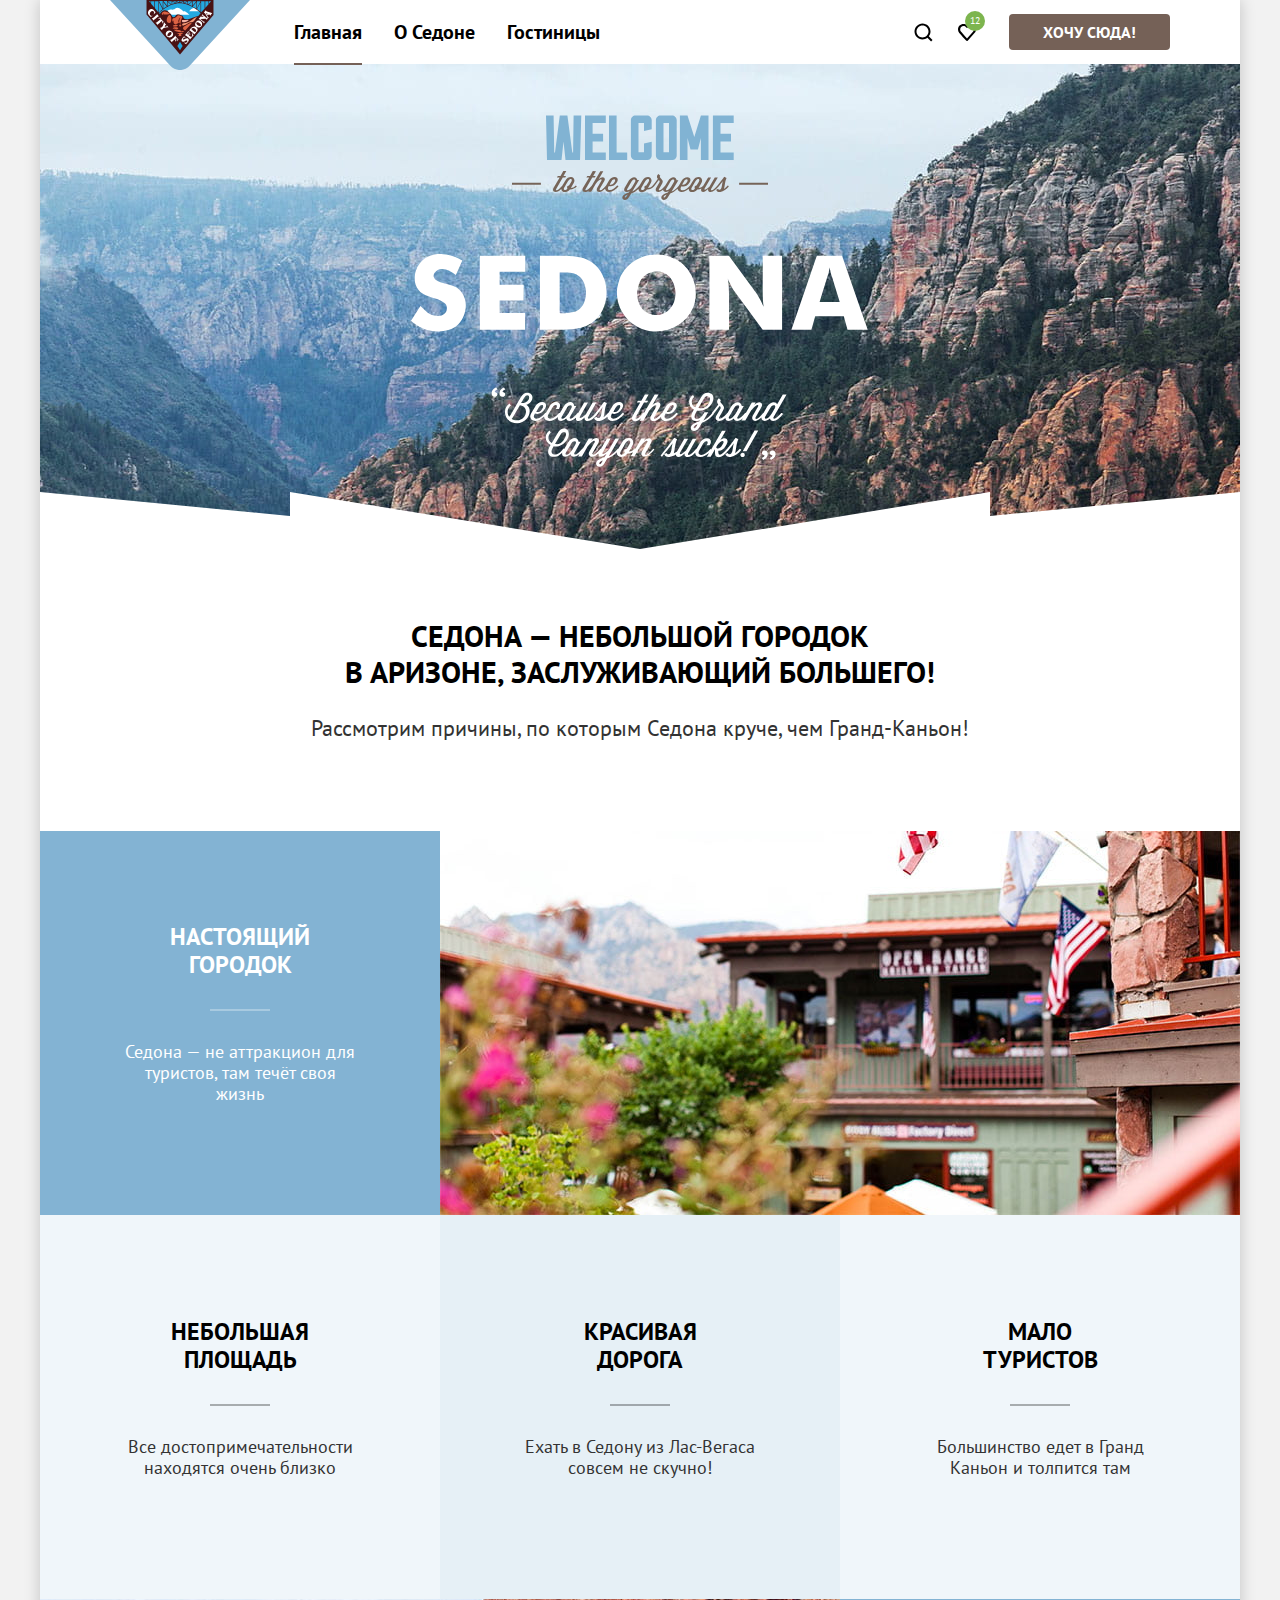
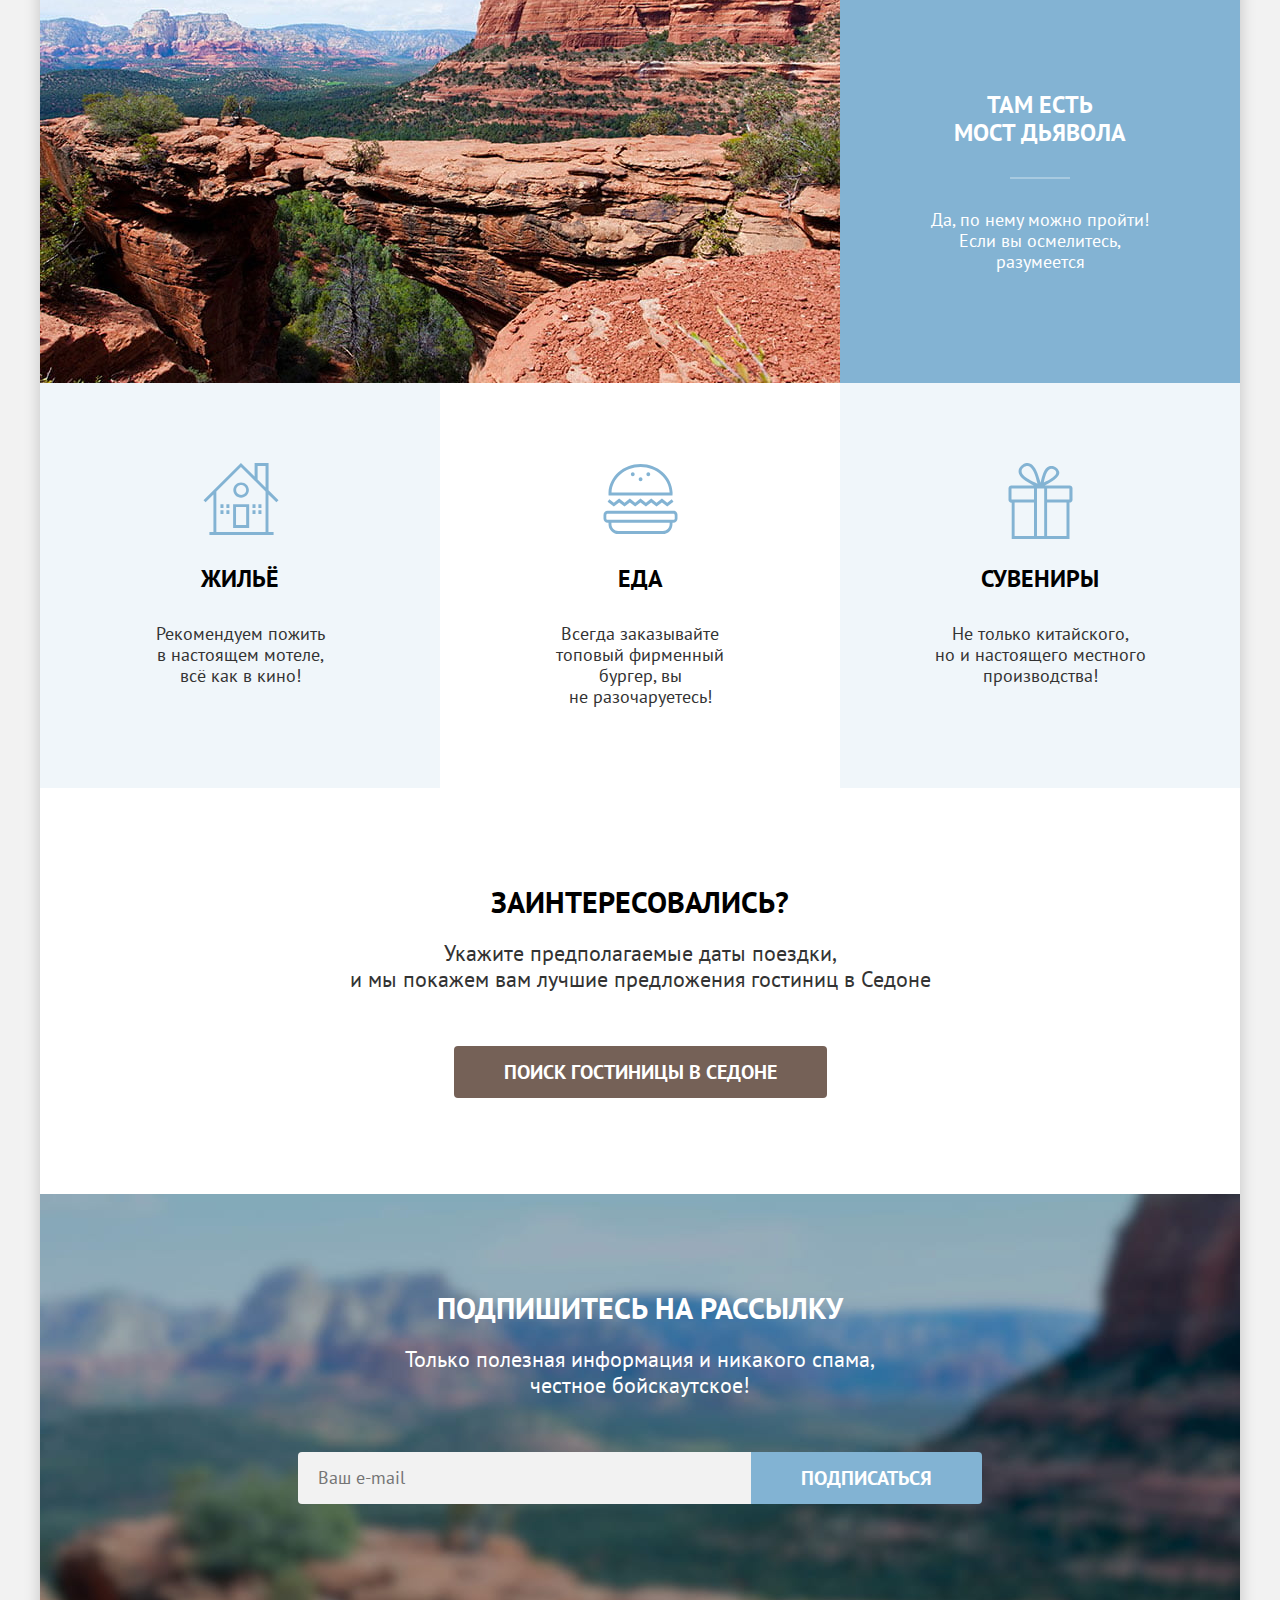
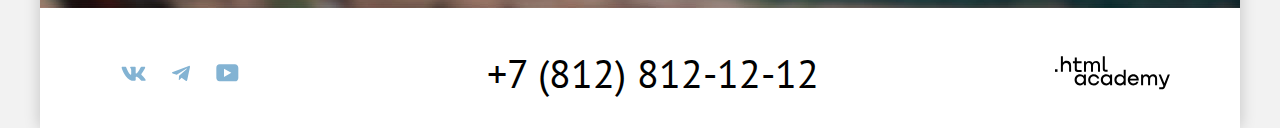
<file: index.html>
<!DOCTYPE html>
<html lang="ru">
<head>
  <meta charset="utf-8">
  <title>HTML Academy: Седона</title>
  <link rel="icon" href="favicon.ico">
  <link rel="icon" type="image/png" sizes="32x32" href="images/favicon.png">
  <link rel="stylesheet" href="styles/style.css">
</head>
<body class="page-wrapper">
  <header class="header container">
    <a class="header__logo">
      <img class="header__image" src="images/icons/logo.svg" width="140" height="70" alt="Логотип.">
    </a>

    <nav class="header__navigation navigation">
      <ul class="navigation__list">
        <li class="navigation__item navigation__item--current">
          <a class="navigation__link">Главная</a>
        </li>
        <li class="navigation__item">
          <a class="navigation__link" href="#">О Седоне</a>
        </li>
        <li class="navigation__item">
          <a class="navigation__link" href="catalog.html">Гостиницы</a>
        </li>
      </ul>

      <ul class="navigation__user-panel panel">
        <li class="panel__item panel__item--search">
          <a class="panel__link " href="#search.html">
            <span class="visually-hidden">Поиск</span>
          </a>
        </li>
        <li class="panel__item panel__item--favorites">
          <a class="panel__link" href="#favorites.html">
            <span class="visually-hidden">Избранное</span>
          </a>
        </li>
        <li class="panel__item panel__item--button">
          <a class="panel__link button" href="#hotel-search">Хочу сюда!</a>
        </li>
      </ul>
    </nav>
  </header>

  <main class="main-index">
    <h1 class="visually-hidden">Седона.</h1>

    <section class="main-index__promo">
      <div class="main-index__picture-wrapper">
        <img class="main-index__welcome-image" src="images/icons/welcome.svg" width="458" height="352" alt="Фоновое изрбражение Седоны.">
      </div>

      <h2 class="main-index__description-title title">Седона&nbsp;&mdash;&nbsp;небольшой&nbsp;городок в&nbsp;Аризоне, заслуживающий большего!</h2>
      <p class="main-index__text text">Рассмотрим причины, по которым Седона круче, чем Гранд-Каньон!</p>
    </section>

    <section class="main-index__advantages advantages">
      <h2 class="visually-hidden">Преимущества</h2>

      <ul class="advantages__list">
        <li class="advantages__item advantages__item--pictured">
          <div class="advantages__content">
            <h3 class="advantages__title">Настоящий городок</h3>
            <p class="advantages__text text">Седона &mdash; не аттракцион для туристов, там течёт своя жизнь</p>
          </div>

          <img class="advantages__picture" src="images/advantages-photo-1.jpg" width="800" height="384" alt="Дома на фоне гор.">
        </li>
        <li class="advantages__item advantages__item--default">
          <h3 class="advantages__title">Небольшая площадь</h3>
          <p class="advantages__text text">Все достопримечательности находятся очень близко</p>
        </li>
        <li class="advantages__item advantages__item--default advantages__item--central">
          <h3 class="advantages__title">Красивая дорога</h3>
          <p class="advantages__text text">Ехать в Седону из Лас-Вегаса совсем не скучно!</p>
        </li>
        <li class="advantages__item advantages__item--default">
          <h3 class="advantages__title">Мало туристов</h3>
          <p class="advantages__text text">Большинство едет в Гранд Каньон и толпится там</p>
        </li>
        <li class="advantages__item advantages__item--pictured advantages__item--reversed">
          <div class="advantages__content">
            <h3 class="advantages__title">Там есть мост&nbsp;дьявола</h3>
            <p class="advantages__text text">Да, по нему можно пройти! Если вы осмелитесь, разумеется</p>
          </div>

          <img class="advantages__picture" src="images/advantages-photo-2.jpg" width="800" height="384" alt="Мост дьявола.">
        </li>
        <li class="advantages__item advantages__item--amenities advantages__item--house">
          <h3 class="advantages__title">Жильё</h3>
          <p class="advantages__text text">Рекомендуем пожить в&nbsp;настоящем мотеле,
            всё&nbsp;как&nbsp;в&nbsp;кино!</p>
        </li>
        <li class="advantages__item advantages__item--amenities advantages__item--food">
          <h3 class="advantages__title">Еда</h3>
          <p class="advantages__text text">Всегда заказывайте
            топовый&nbsp;фирменный бургер, вы не&nbsp;разочаруетесь!</p>
        </li>
        <li class="advantages__item advantages__item--amenities advantages__item--souvenirs">
          <h3 class="advantages__title">Сувениры</h3>
          <p class="advantages__text text">Не только китайского,
            но&nbsp;и&nbsp;настоящего местного производства!</p>
        </li>
      </ul>
    </section>

    <section class="main-index__hotel-search hotel-search" id="hotel-search">
      <h2 class="hotel-search__title title">Заинтересовались?</h2>
      <p class="hotel-search__text text">Укажите предполагаемые даты поездки, и&nbsp;мы&nbsp;покажем&nbsp;вам&nbsp;лучшие&nbsp;предложения гостиниц в Седоне</p>
      <a class="hotel-search__link button" href="#">Поиск гостиницы в Седоне</a>
    </section>

    <section class="main-index__subscribe subscribe subscribe--background-image">
      <h2 class="subscribe__title title">Подпишитесь на рассылку</h2>
      <p class="subscribe__text text">Только полезная информация и никакого спама, честное&nbsp;бойскаутское!</p>

      <form class="subscribe__form" method="post" action="https://echo.htmlacademy.ru/">
        <input class="subscribe__field field" type="email" name="email-field" id="email-field" placeholder="Ваш e-mail" required>
        <button class="subscribe__button button button--submit" type="submit">Подписаться</button>
      </form>
    </section>
  </main>

  <footer class="footer container">
    <ul class="footer__social-media social-media">
      <li class="social-media__item">
        <a class="social-media__link" href="https://vk.com/htmlacademy">
          <svg class="social-media__icon" width="25" height="15" viewBox="0 0 25 15" fill="currentColor" xmlns="http://www.w3.org/2000/svg" role="img" aria-label="Вконтакте.">
            <path fill-rule="evenodd" clip-rule="evenodd" d="M24.1164 1.80445C24.2824 1.25845 24.1164 0.856445 23.3214 0.856445H20.6964C20.0284 0.856445 19.7204 1.20345 19.5534 1.58645C19.5534 1.58645 18.2184 4.78245 16.3274 6.85845C15.7154 7.46045 15.4374 7.65145 15.1034 7.65145C14.9364 7.65145 14.6854 7.46045 14.6854 6.91345V1.80445C14.6854 1.14845 14.5014 0.856445 13.9454 0.856445H9.81738C9.40038 0.856445 9.14938 1.16045 9.14938 1.44945C9.14938 2.07045 10.0954 2.21445 10.1924 3.96245V7.76045C10.1924 8.59345 10.0394 8.74444 9.70538 8.74444C8.81538 8.74444 6.65038 5.53345 5.36538 1.85945C5.11638 1.14445 4.86438 0.856445 4.19338 0.856445H1.56638C0.816382 0.856445 0.666382 1.20345 0.666382 1.58645C0.666382 2.26845 1.55638 5.65645 4.81138 10.1374C6.98138 13.1974 10.0364 14.8564 12.8194 14.8564C14.4884 14.8564 14.6944 14.4884 14.6944 13.8534V11.5404C14.6944 10.8034 14.8524 10.6564 15.3814 10.6564C15.7714 10.6564 16.4384 10.8484 17.9964 12.3234C19.7764 14.0724 20.0694 14.8564 21.0714 14.8564H23.6964C24.4464 14.8564 24.8224 14.4884 24.6064 13.7604C24.3684 13.0364 23.5184 11.9854 22.3914 10.7384C21.7794 10.0284 20.8614 9.26345 20.5824 8.88045C20.1934 8.38945 20.3044 8.17044 20.5824 7.73345C20.5824 7.73345 23.7824 3.30745 24.1154 1.80445H24.1164Z"/>
          </svg>
        </a>
      </li>
      <li class="social-media__item">
        <a class="social-media__link" href="https://t.me/htmlacademy">
          <svg class="social-media__icon" width="18" height="17" viewBox="0 0 18 17" fill="currentColor" xmlns="http://www.w3.org/2000/svg" role="img" aria-label="Telegram.">
            <path d="M16.785 0.955705L0.840489 7.1042C-0.247661 7.54126 -0.241365 8.14828 0.640845 8.41897L4.73445 9.69597L14.2058 3.72014C14.6537 3.44766 15.0629 3.59424 14.7265 3.89281L7.05283 10.8183H7.05103L7.05283 10.8192L6.77045 15.0387C7.18413 15.0387 7.36669 14.8489 7.59871 14.625L9.58705 12.6915L13.7229 15.7464C14.4855 16.1664 15.0332 15.9506 15.2229 15.0405L17.9379 2.2453C18.2158 1.13107 17.5126 0.626562 16.785 0.955705Z"/>
          </svg>
        </a>
      </li>
      <li class="social-media__item">
        <a class="social-media__link" href="https://www.youtube.com/user/htmlacademyru">
          <svg class="social-media__icon" width="23" height="18" viewBox="0 0 23 18" fill="currentColor" xmlns="http://www.w3.org/2000/svg" role="img" aria-label="YouTube.">
            <path d="M18.9402 0.356445H3.50738C1.64668 0.356445 0.333252 1.9502 0.333252 3.75645V13.8502C0.333252 15.7627 1.64668 17.3564 3.50738 17.3564H19.1591C20.8009 17.3564 22.3333 15.7627 22.3333 13.9564V3.75645C22.1143 1.9502 20.8009 0.356445 18.9402 0.356445ZM7.99494 12.8939V4.81894L15.3283 8.85645L7.99494 12.8939Z"/>
          </svg>
        </a>
      </li>
    </ul>

    <a class="footer__number" href="tel:+78128121212">+7 (812) 812-12-12</a>

    <a class="footer__link" href="https://htmlacademy.ru/">
      <svg class="footer__icon" width="115" height="34" viewBox="0 0 115 34" fill="currentColor" xmlns="http://www.w3.org/2000/svg" role="img" aria-label="HTML academy.">
        <path d="M0 13.2564V15.8564H2.5V13.2564H0Z"/>
        <path d="M11.6 4.85645C10 4.85645 8.8 5.55645 8 6.55645H7.9V0.356445H5.9V15.8564H7.9V10.5564C7.9 8.45645 9.2 6.95645 11.2 6.95645C13 6.95645 14.1 8.35645 14.1 10.1564V15.8564H16.1V9.75644C16.2 6.75644 14.3 4.85645 11.6 4.85645Z"/>
        <path d="M26.6 5.15645H21.8V1.45645H19.8V5.25645H17.9V7.25645H19.8V13.2564C19.8 14.9564 20.8 15.9564 22.5 15.9564H26.6V13.9564H22.9C22.2 13.9564 21.8 13.5564 21.8 12.8564V7.15645H26.6V5.15645Z"/>
        <path d="M41.1 4.95645C39.5 4.95645 38.2 5.75644 37.6 7.05645H37.5C36.9 5.85645 35.7 4.95645 34.1 4.95645C32.7 4.95645 31.6 5.75645 31 6.75645H30.9V5.15645H29V15.7564H31V10.3564C31 8.35645 32 6.85645 33.6 6.85645C35.1 6.85645 36 7.85645 36 9.45645V15.7564H38V10.1564C38 7.75645 39.4 6.85645 40.6 6.85645C42.1 6.85645 43 7.85645 43 9.45645V15.7564H45V9.25644C45.1 6.75644 43.6 4.95645 41.1 4.95645Z"/>
        <path d="M47.8 13.0564C47.8 14.7564 48.8 15.7564 50.6 15.7564H52.6V13.7564H50.9C50.2 13.7564 49.8 13.3564 49.8 12.6564V0.356445H47.8V13.0564Z"/>
        <path d="M28.9 20.0564C28 18.9564 26.7 18.2564 25 18.2564C21.9 18.2564 19.6 20.5564 19.6 23.8564C19.6 27.1564 21.9 29.4564 25 29.4564C26.8 29.4564 28 28.6564 28.8 27.5564H28.9V29.1564H30.9V18.5564H28.9V20.0564ZM25.3 27.4564C23.1 27.4564 21.7 25.8564 21.7 23.8564C21.7 21.8564 23.1 20.2564 25.3 20.2564C27.5 20.2564 28.9 21.8564 28.9 23.8564C28.9 25.7564 27.5 27.4564 25.3 27.4564Z"/>
        <path d="M44.2 22.3564C43.7 19.9564 41.6 18.2564 38.8 18.2564C35.4 18.2564 33.2 20.7564 33.2 23.8564C33.2 26.9564 35.4 29.4564 38.8 29.4564C41.6 29.4564 43.7 27.6564 44.2 25.2564H42.1C41.7 26.5564 40.4 27.5564 38.8 27.5564C36.6 27.5564 35.2 25.9564 35.2 23.9564C35.2 21.9564 36.6 20.3564 38.8 20.3564C40.4 20.3564 41.6 21.3564 42.1 22.5564H44.2V22.3564Z"/>
        <path d="M55.1 20.0564C54.2 18.9564 52.9 18.2564 51.2 18.2564C48.1 18.2564 45.8 20.5564 45.8 23.8564C45.8 27.1564 48.1 29.4564 51.2 29.4564C53 29.4564 54.2 28.6564 55 27.5564H55.1V29.1564H57.1V18.5564H55.1V20.0564ZM51.5 27.4564C49.3 27.4564 47.9 25.8564 47.9 23.8564C47.9 21.8564 49.3 20.2564 51.5 20.2564C53.7 20.2564 55.1 21.8564 55.1 23.8564C55.1 25.7564 53.6 27.4564 51.5 27.4564Z"/>
        <path d="M68.7 20.1564C67.8 19.0564 66.5 18.2564 64.8 18.2564C61.7 18.2564 59.4 20.5564 59.4 23.8564C59.4 27.1564 61.6 29.4564 64.8 29.4564C66.5 29.4564 67.8 28.6564 68.6 27.6564H68.7V29.1564H70.7V13.7564H68.7V20.1564ZM65.1 27.4564C62.9 27.4564 61.5 25.8564 61.5 23.8564C61.5 21.8564 62.9 20.2564 65.1 20.2564C67.3 20.2564 68.7 21.8564 68.7 23.8564C68.6 25.8564 67.2 27.4564 65.1 27.4564Z"/>
        <path d="M78.3 18.2564C75 18.2564 72.8 20.7564 72.8 23.8564C72.8 26.8564 74.9 29.4564 78.3 29.4564C80.8 29.4564 82.8 28.1564 83.5 25.8564H81.4C80.9 26.8564 79.8 27.4564 78.4 27.4564C76.5 27.4564 75.1 26.1564 75 24.5564H83.8C84 20.9564 81.8 18.2564 78.3 18.2564ZM78.3 20.1564C80 20.1564 81.3 21.1564 81.6 22.7564H75.1C75.4 21.2564 76.6 20.1564 78.3 20.1564Z"/>
        <path d="M98.2 18.2564C96.6 18.2564 95.3 19.0564 94.6 20.2564H94.5C93.9 19.0564 92.7 18.2564 91.1 18.2564C89.7 18.2564 88.6 18.9564 88 20.0564V18.5564H86.1V29.1564H88.1V23.7564C88.1 21.7564 89.1 20.3564 90.7 20.2564C92.2 20.2564 93.1 21.2564 93.1 22.8564V29.1564H95.1V23.5564C95.1 21.1564 96.5 20.2564 97.7 20.2564C99.2 20.2564 100.1 21.2564 100.1 22.8564V29.1564H102.1V22.6564C102.2 20.0564 100.7 18.2564 98.2 18.2564Z"/>
        <path d="M109.4 27.3564L105.8 18.4564H103.6L108.4 30.0564C108.1 30.9564 107.7 31.2564 106.7 31.2564H104.2V33.2564H106.7C108.5 33.2564 109.5 32.4564 110.2 30.6564L114.9 18.4564H112.8L109.4 27.3564Z"/>
      </svg>
    </a>
  </footer>

  <section class="modal modal--closed">
    <div class="modal__inner">
      <h2 class="modal__title">Поиск гостиницы в Седоне</h2>
      <button class="modal__close" type="button"><span class="modal__close-sign">Закрыть.</span></button>

      <form class="modal__form" action="https://echo.htmlacademy.ru/" method="post">
        <div class="modal__group modal__group--date">
          <label class="modal__label" for="check-in-field">Дата Заезда:</label>
          <input class="modal__field field" type="text" name="check-in-field" id="check-in-field" placeholder="Укажите дату" value="27 апреля 2020" required>
          <button class="modal__date-picker" type="button"><span class="visually-hidden">Выбрать дату заезда</span></button>
          <span class="modal__message modal__message--error check-in-message">Мы не можем отправить вас в прошлое.</span>
        </div>
        <div class="modal__group modal__group--date">
          <label class="modal__label" for="check-out-field">Дата Выезда:</label>
          <input class="modal__field field" type="text" name="check-out-field" id="check-out-field" placeholder="Укажите дату" value="1 сентября 2023" required>
          <button class="modal__date-picker" type="button"><span class="visually-hidden">Выбрать дату выезда</span></button>
          <span class="modal__message check-out-message">На эти даты есть свободные номера. Пока есть.</span>
        </div>

        <div class="modal__group modal__group--quantity">
          <label class="modal__label modal__label--adults" for="quantity-adult-field">Взрослые:</label>
          <div class="modal__input modal__input--adults number-input">
            <input class="number-input__field field" type="number" name="quantity-adult-field" id="quantity-adult-field" min="1" value="2" required>
            <button class="number-input__button number-input__button--decrement" type="button"><span class="number-input__sign">Уменьшить количество взрослых на 1</span></button>
            <button class="number-input__button number-input__button--increment" type="button"><span class="number-input__sign">Увеличить количество взрослых на 1</span></button>
          </div>
        </div>

        <div class="modal__group modal__group--quantity">
          <div class="modal__right-column">
            <label class="modal__label" for="quantity-children-field">Дети:</label>
            <div class="modal__info">
              <svg class="modal__icon" width="20" height="20" viewBox="0 0 20 20" fill="none" xmlns="http://www.w3.org/2000/svg" role="img" aria-label="Подсказка.">
                <path fill-rule="evenodd" clip-rule="evenodd" d="M9 4H11V6H9V4ZM11 16H9V7H11V16Z" fill="white"/>
              </svg>
              <p class="modal__tooltip">Укажите количество детей, которые будут с вами, возраст которых от 6 до 18 лет. Дети до 6 лет размещаются бесплатно.</p>
            </div>
          </div>

          <div class="modal__input modal__input--children number-input">
            <input class="number-input__field field" type="number" name="quantity-children-field" id="quantity-children-field" min="0" value="2" required>
            <button class="number-input__button number-input__button--decrement" type="button"><span class="number-input__sign">Уменьшить количество детей на 1</span></button>
            <button class="number-input__button number-input__button--increment" type="button"><span class="number-input__sign">Увеличить количество детей на 1</span></button>
          </div>
        </div>

        <button class="modal__submit button button--submit" type="submit">Найти</button>
      </form>
    </div>
  </section>
  <script src="scripts/script.js"></script>
</body>
</html>
</file>
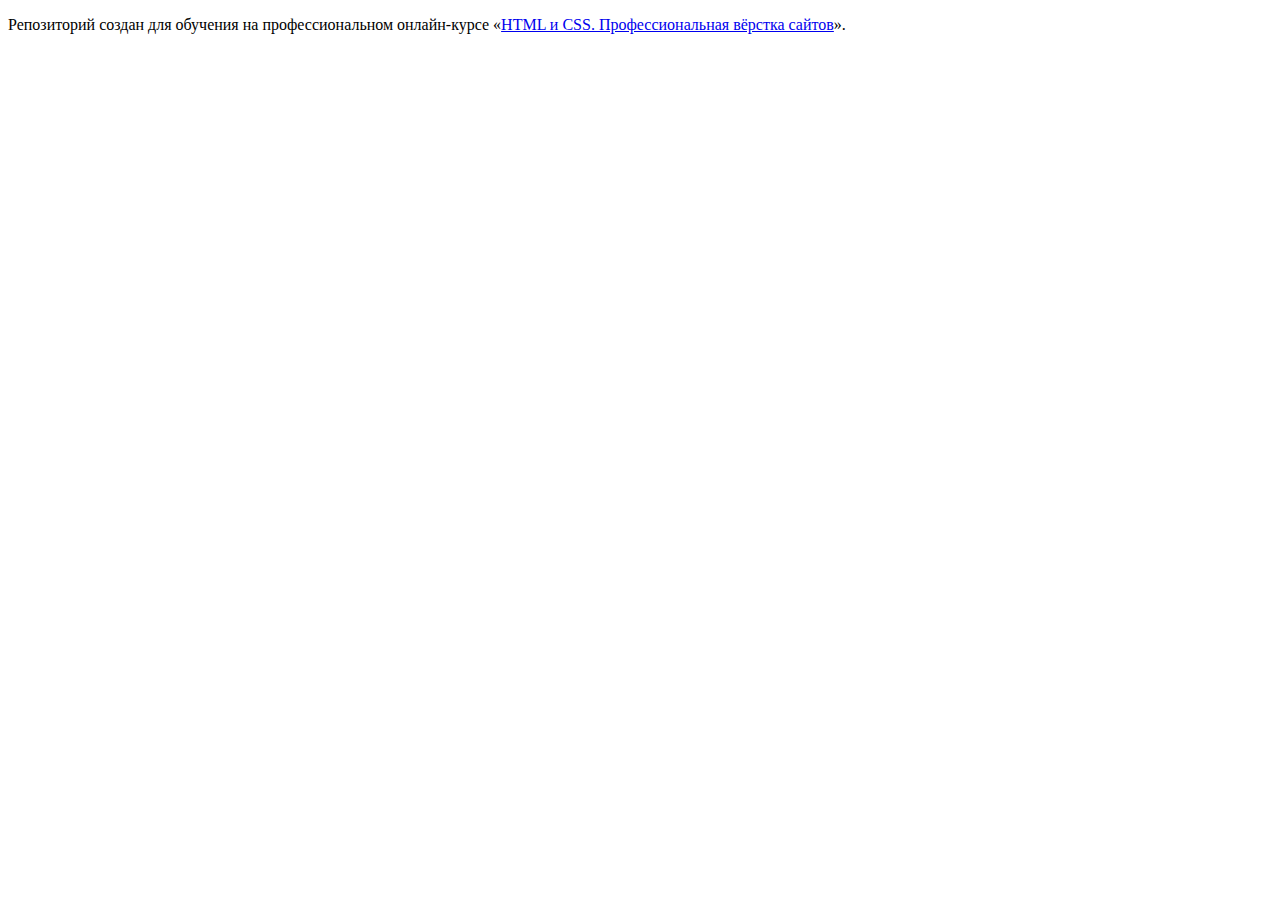
<file: 1/index.html>
<!DOCTYPE html>
<html lang="ru">
  <head>
    <meta charset="utf-8">
    <title>HTML Academy: Седона</title>
    <base href="https://htmlacademy-htmlcss.github.io/2234297-sedona-35/1/">
</head>
  <body>

    <p>Репозиторий создан для обучения на профессиональном онлайн‑курсе «<a href="https://htmlacademy.ru/intensive/htmlcss">HTML и CSS. Профессиональная вёрстка сайтов</a>».</p>

  </body>
</html>
</file>
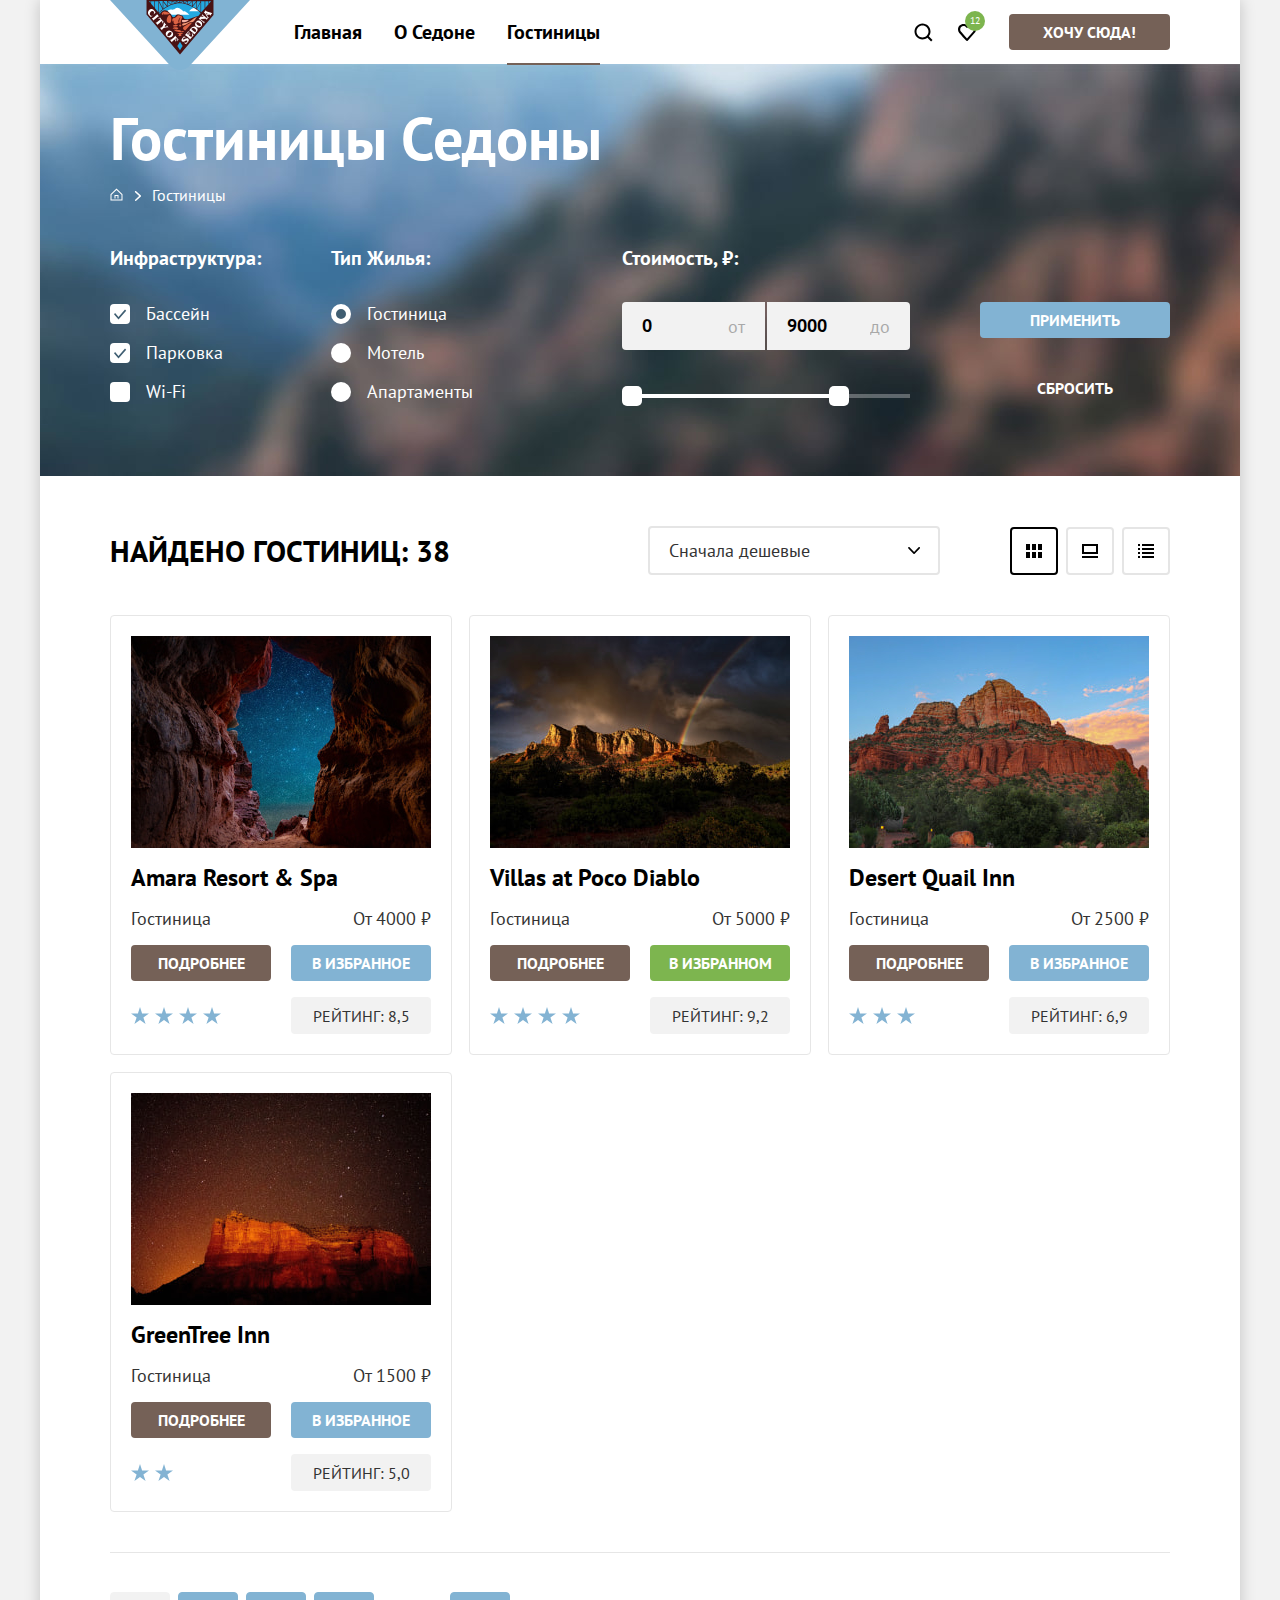
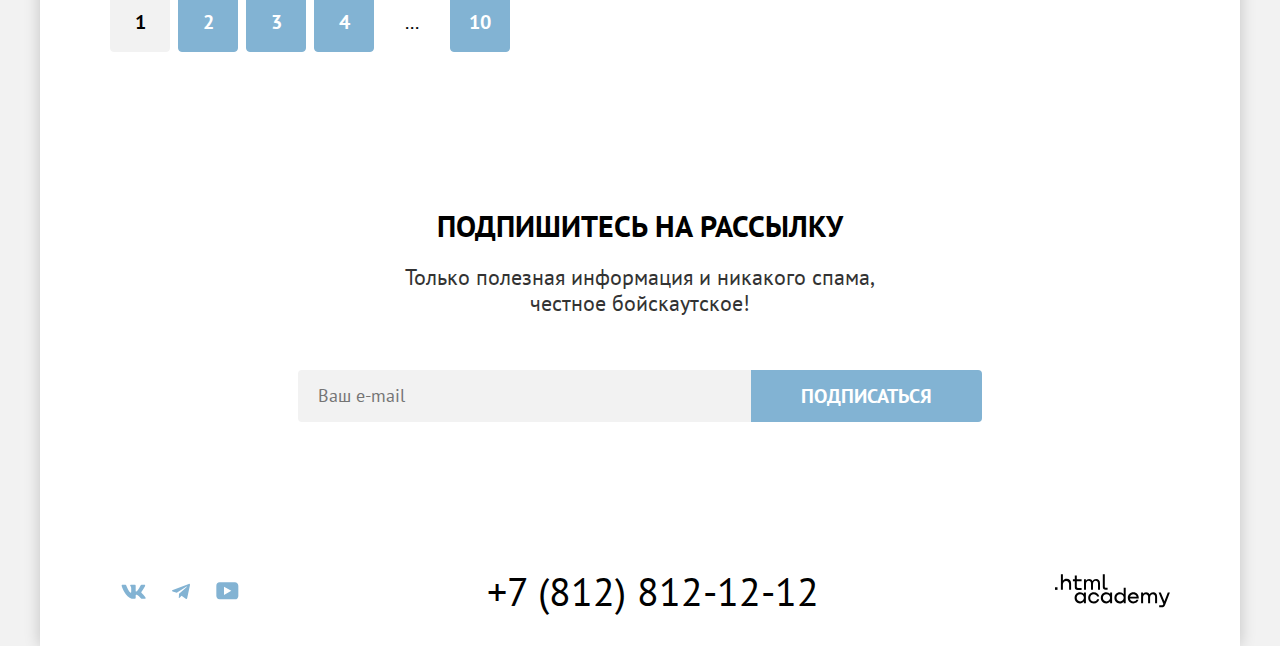
<file: catalog.html>
<!DOCTYPE html>
<html lang="ru">
<head>
  <meta charset="UTF-8">
  <title>Седона | Гостиницы Седоны</title>
  <link rel="icon" href="favicon.ico">
  <link rel="icon" type="image/png" sizes="32x32" href="images/favicon.png">
  <link rel="stylesheet" href="styles/style.css">
</head>
<body class="page-wrapper">
  <header class="header container">
    <a class="header__logo" href="index.html">
      <img class="header__image" src="images/icons/logo.svg" width="140" height="70" alt="Логотип.">
    </a>

    <nav class="header__navigation navigation">
      <ul class="navigation__list">
        <li class="navigation__item">
          <a class="navigation__link" href="index.html">Главная</a>
        </li>
        <li class="navigation__item">
          <a class="navigation__link" href="#about.html">О Седоне</a>
        </li>
        <li class="navigation__item navigation__item--current">
          <a class="navigation__link">Гостиницы</a>
        </li>
      </ul>

      <ul class="navigation__user-panel panel">
        <li class="panel__item panel__item--search">
          <a class="panel__link" href="#search.html">
            <span class="visually-hidden">Поиск</span>
          </a>
        </li>
        <li class="panel__item panel__item--favorites">
          <a class="panel__link" href="#favorites.html">
            <span class="visually-hidden">Избранное</span>
          </a>
        </li>
        <li class="panel__item panel__item--button">
          <a class="panel__link button" href="#hotel-search">Хочу сюда!</a>
        </li>
      </ul>
    </nav>
  </header>

  <main class="main-catalog">
    <div class="main-catalog__preview-wrapper container">
      <header class="main-catalog__header">
        <h1 class="main-catalog__title">Гостиницы Седоны</h1>

        <ul class="main-catalog__breadcrumbs breadcrumbs">
          <li class="breadcrumbs__item">
            <a class="breadcrumbs__link" href="index.html">
              <span class="visually-hidden">Главная</span>
              <svg class="breadcrumbs__home-icon" width="13" height="15" viewBox="0 0 13 15" fill="none" xmlns="http://www.w3.org/2000/svg" role="img" aria-label="Домик.">
                <path d="M6.5 0.5L0.5 6.30006V12.5001H12.5V6.30006L6.5 0.5ZM11.5 11.5001H1.5V6.70005L6.5 1.9L11.5 6.70005V11.5001Z" fill="white"/>
                <path d="M4.5 10.5001H5.5V8.00005H7.5V10.5001H8.5V7.00005H4.5V10.5001Z" fill="white"/>
              </svg>
            </a>
          </li>
          <li class="breadcrumbs__item breadcrumbs__item--current">
            <a class="breadcrumbs__link breadcrumbs__link--current">Гостиницы</a>
          </li>
        </ul>
      </header>

      <form class="main-catalog__filters filters" action="https://echo.htmlacademy.ru/" method="get">
        <fieldset class="filters__group group group--facilities">
          <legend class="group__title">Инфраструктура:</legend>
          <ul class="group__list">
            <li class="group__item">
              <input class="group__field visually-hidden" type="checkbox" name="swimming-pool-field" id="swimming-pool-field" checked>
              <label class="group__label group__label--checkbox" for="swimming-pool-field">Бассейн</label>
            </li>
            <li class="group__item">
              <input class="group__field visually-hidden" type="checkbox" name="parking-field" id="parking-field" checked>
              <label class="group__label group__label--checkbox" for="parking-field">Парковка</label>
            </li>
            <li class="group__item">
              <input class="group__field visually-hidden" type="checkbox" name="wifi-field" id="wifi-field">
              <label class="group__label group__label--checkbox" for="wifi-field">Wi-Fi</label>
            </li>
          </ul>
        </fieldset>
        <fieldset class="filters__group group group--housing">
          <legend class="group__title">Тип Жилья:</legend>
          <ul class="group__list">
            <li class="group__item">
              <input class="group__field visually-hidden" type="radio" name="housing-field" id="housing-field-hotel" value="hotel" checked>
              <label class="group__label group__label--radio" for="housing-field-hotel">Гостиница</label>
            </li>
            <li class="group__item">
              <input class="group__field visually-hidden" type="radio" name="housing-field" id="housing-field-motel" value="motel">
              <label class="group__label group__label--radio" for="housing-field-motel">Мотель</label>
            </li>
            <li class="group__item">
              <input class="group__field visually-hidden" type="radio" name="housing-field" id="housing-field-apartments" value="apartments">
              <label class="group__label group__label--radio" for="housing-field-apartments">Апартаменты</label>
            </li>
          </ul>
        </fieldset>
        <fieldset class="filters__group group group--price-range">
          <legend class="group__title">Стоимость, &#8381;:</legend>
          <ul class="group__list">
            <li class="group__item">
              <input class="group__field group__field--price-from field" type="number" name="price-field-from" id="price-field-from" min="0" value="0">
              <label class="group__label" for="price-field-from">от</label>
            </li>
            <li class="group__item">
              <input class="group__field group__field--price-to field" type="number" name="price-field-to" id="price-field-to" min="0" value="9000">
              <label class="group__label" for="price-field-to">до</label>
            </li>
          </ul>

          <div class="group__slider slider">
            <div class="slider__scale">
              <div class="slider__range">
                <ul class="slider__list">
                  <li class="slider__item slider__item--from">
                    <button class="slider__button" type="button">
                      <span class="visually-hidden">Минимальная цена.</span>
                    </button>
                  </li>
                  <li class="slider__item slider__item--to">
                    <button class="slider__button" type="button">
                      <span class="visually-hidden">Максимальная цена.</span>
                    </button>
                  </li>
                </ul>
              </div>
            </div>
          </div>
        </fieldset>

        <ul class="filters__controls form-controls">
          <li class="form-controls__item">
            <button class="form-controls__button button button--submit" type="submit">Применить</button>
          </li>
          <li class="form-controls__item">
            <button class="form-controls__button button button--reset" type="reset">Сбросить</button>
          </li>
        </ul>
      </form>
    </div>

    <div class="main-catalog__content-wrapper container">
      <section class="main-catalog__content content">
        <h2 class="visually-hidden">Содержимое каталога.</h2>

        <div class="content__info">
          <p class="content__text">Найдено гостиниц: 38</p>

          <div class="content__sort-wrapper sort">
            <select class="sort__select" aria-label="Сортировка">
              <option value="cheap" selected>Сначала дешевые</option>
            </select>

            <svg class="sort__arrow" width="12" height="9" fill="none" xmlns="http://www.w3.org/2000/svg" aria-label="Сортировка.">
              <path d="m6.67495 7.71255 5.10005-5.3c.3-.3.3-.9 0-1.2-.3-.300001-.9-.300001-1.2 0l-4.50005 4.7-4.5-4.7c-.3-.300001-.899999-.300001-1.199999 0-.2.1-.2999998.4-.2999998.6 0 .2.0999998.4.2999998.6l5.099999 5.3c.3.4.9.4 1.2 0Z" fill="#000"/>
            </svg>
          </div>

          <ul class="content__view-controls view-controls" aria-label="Управление видом.">
            <li class="view-controls__item view-controls__item--grid view-controls__item--current">
              <button class="view-controls__button" type="button" disabled>
                <span class="visually-hidden">Отобразить карточки в виде сетки.</span>
              </button>
            </li>
            <li class="view-controls__item view-controls__item--gallery">
              <button class="view-controls__button" type="button">
                <span class="visually-hidden">Отобразить карточки в виде галереи.</span>
              </button>
            </li>
            <li class="view-controls__item view-controls__item--list">
              <button class="view-controls__button" type="button">
                <span class="visually-hidden">Отобразить карточки в виде списка.</span>
              </button>
            </li>
          </ul>
        </div>

        <ul class="content__cards cards">
          <li class="cards__item">
            <h3 class="cards__title">Amara Resort &amp; Spa</h3>
            <img class="cards__picture" src="images/hotel-amara-resort.jpg" width="300" height="212" alt="Amara Resort & Spa.">

            <div class="cards__info">
              <span class="cards__description">Гостиница</span>
              <span class="cards__price">От 4000 &#8381;</span>
            </div>

            <div class="cards__group">
              <a class="cards__button button" href="#">Подробнее</a>
              <button class="cards__button button button--to-favorite" type="button">В избранное</button>

              <span class="cards__stars cards__stars--four">Отель 4 звезды</span>

              <p class="cards__rating">Рейтинг: <span class="rating__value">8,5</span></p>
            </div>
          </li>
          <li class="cards__item">
            <h3 class="cards__title">Villas at Poco Diablo</h3>
            <img class="cards__picture" src="images/hotel-villas-at-poco-diablo.jpg" width="300" height="212" alt="Villas at Poco Diablo.">

            <div class="cards__info">
              <span class="cards__description">Гостиница</span>
              <span class="cards__price">От 5000 &#8381;</span>
            </div>

            <div class="cards__group">
              <a class="cards__button button" href="#">Подробнее</a>
              <button class="cards__button button button--favorite" type="button">В избранном</button>

              <span class="cards__stars cards__stars--four">Отель 4 звезды</span>

              <p class="cards__rating">Рейтинг: <span class="rating__value">9,2</span></p>
            </div>
          </li>
          <li class="cards__item">
            <h3 class="cards__title">Desert Quail Inn</h3>
            <img class="cards__picture" src="images/hotel-desert-quail-inn.jpg" width="300" height="212" alt="Desert Quail Inn.">

            <div class="cards__info">
              <span class="cards__description">Гостиница</span>
              <span class="cards__price">От 2500 &#8381;</span>
            </div>

            <div class="cards__group">
              <a class="cards__button button" href="#">Подробнее</a>
              <button class="cards__button button button--to-favorite" type="button">В избранное</button>

              <span class="cards__stars cards__stars--three">Отель 3 звезды</span>

              <p class="cards__rating">Рейтинг: <span class="rating__value">6,9</span></p>
            </div>
          </li>
          <li class="cards__item">
            <h3 class="cards__title">GreenTree Inn</h3>
            <img class="cards__picture" src="images/hotel-green-tree-inn.jpg" width="300" height="212" alt="GreenTree Inn.">

            <div class="cards__info">
              <span class="cards__description">Гостиница</span>
              <span class="cards__price">От 1500 &#8381;</span>
            </div>


            <div class="cards__group">
              <a class="cards__button button" href="#">Подробнее</a>
              <button class="cards__button button button--to-favorite" type="button">В избранное</button>

              <span class="cards__stars cards__stars--two">Отель 2 звезды</span>

              <p class="cards__rating">Рейтинг: <span class="rating__value">5,0</span></p>
            </div>
          </li>
        </ul>

        <ol class="content__pagination pagination">
          <li class="pagination__item pagination__item--current"><a class="pagination__link">1</a></li>
          <li class="pagination__item pagination__item--default"><a class="pagination__link" href="#">2</a></li>
          <li class="pagination__item pagination__item--default"><a class="pagination__link" href="#">3</a></li>
          <li class="pagination__item pagination__item--default"><a class="pagination__link" href="#">4</a></li>
          <li class="pagination__item pagination__item--more"><a class="pagination__link">...</a></li>
          <li class="pagination__item pagination__item--default"><a class="pagination__link" href="#">10</a></li>
        </ol>
      </section>
    </div>

    <section class="main-catalog__subscribe subscribe">
      <h2 class="subscribe__title title">Подпишитесь на рассылку</h2>
      <p class="subscribe__text text">Только полезная информация и никакого спама, честное&nbsp;бойскаутское!</p>

      <form class="subscribe__form" method="post" action="https://echo.htmlacademy.ru/">
        <input class="subscribe__field field" type="email" name="email-field" id="email-field" placeholder="Ваш e-mail" required>
        <button class="subscribe__button button button--submit" type="submit">Подписаться</button>
      </form>
    </section>
  </main>

  <footer class="footer container">
    <ul class="footer__social-media social-media">
      <li class="social-media__item">
        <a class="social-media__link" href="https://vk.com/htmlacademy">
          <svg class="social-media__icon" width="25" height="15" viewBox="0 0 25 15" fill="currentColor" xmlns="http://www.w3.org/2000/svg" role="img" aria-label="Вконтакте.">
            <path fill-rule="evenodd" clip-rule="evenodd" d="M24.1164 1.80445C24.2824 1.25845 24.1164 0.856445 23.3214 0.856445H20.6964C20.0284 0.856445 19.7204 1.20345 19.5534 1.58645C19.5534 1.58645 18.2184 4.78245 16.3274 6.85845C15.7154 7.46045 15.4374 7.65145 15.1034 7.65145C14.9364 7.65145 14.6854 7.46045 14.6854 6.91345V1.80445C14.6854 1.14845 14.5014 0.856445 13.9454 0.856445H9.81738C9.40038 0.856445 9.14938 1.16045 9.14938 1.44945C9.14938 2.07045 10.0954 2.21445 10.1924 3.96245V7.76045C10.1924 8.59345 10.0394 8.74444 9.70538 8.74444C8.81538 8.74444 6.65038 5.53345 5.36538 1.85945C5.11638 1.14445 4.86438 0.856445 4.19338 0.856445H1.56638C0.816382 0.856445 0.666382 1.20345 0.666382 1.58645C0.666382 2.26845 1.55638 5.65645 4.81138 10.1374C6.98138 13.1974 10.0364 14.8564 12.8194 14.8564C14.4884 14.8564 14.6944 14.4884 14.6944 13.8534V11.5404C14.6944 10.8034 14.8524 10.6564 15.3814 10.6564C15.7714 10.6564 16.4384 10.8484 17.9964 12.3234C19.7764 14.0724 20.0694 14.8564 21.0714 14.8564H23.6964C24.4464 14.8564 24.8224 14.4884 24.6064 13.7604C24.3684 13.0364 23.5184 11.9854 22.3914 10.7384C21.7794 10.0284 20.8614 9.26345 20.5824 8.88045C20.1934 8.38945 20.3044 8.17044 20.5824 7.73345C20.5824 7.73345 23.7824 3.30745 24.1154 1.80445H24.1164Z"/>
          </svg>
        </a>
      </li>
      <li class="social-media__item">
        <a class="social-media__link" href="https://t.me/htmlacademy">
          <svg class="social-media__icon" width="18" height="17" viewBox="0 0 18 17" fill="currentColor" xmlns="http://www.w3.org/2000/svg" role="img" aria-label="Telegram.">
            <path d="M16.785 0.955705L0.840489 7.1042C-0.247661 7.54126 -0.241365 8.14828 0.640845 8.41897L4.73445 9.69597L14.2058 3.72014C14.6537 3.44766 15.0629 3.59424 14.7265 3.89281L7.05283 10.8183H7.05103L7.05283 10.8192L6.77045 15.0387C7.18413 15.0387 7.36669 14.8489 7.59871 14.625L9.58705 12.6915L13.7229 15.7464C14.4855 16.1664 15.0332 15.9506 15.2229 15.0405L17.9379 2.2453C18.2158 1.13107 17.5126 0.626562 16.785 0.955705Z"/>
          </svg>
        </a>
      </li>
      <li class="social-media__item">
        <a class="social-media__link" href="https://www.youtube.com/user/htmlacademyru">
          <svg class="social-media__icon" width="23" height="18" viewBox="0 0 23 18" fill="currentColor" xmlns="http://www.w3.org/2000/svg" role="img" aria-label="YouTube.">
            <path d="M18.9402 0.356445H3.50738C1.64668 0.356445 0.333252 1.9502 0.333252 3.75645V13.8502C0.333252 15.7627 1.64668 17.3564 3.50738 17.3564H19.1591C20.8009 17.3564 22.3333 15.7627 22.3333 13.9564V3.75645C22.1143 1.9502 20.8009 0.356445 18.9402 0.356445ZM7.99494 12.8939V4.81894L15.3283 8.85645L7.99494 12.8939Z"/>
          </svg>
        </a>
      </li>
    </ul>

    <a class="footer__number" href="tel:+78128121212">+7 (812) 812-12-12</a>

    <a class="footer__link" href="https://htmlacademy.ru/">
      <svg class="footer__icon" width="115" height="34" viewBox="0 0 115 34" fill="currentColor" xmlns="http://www.w3.org/2000/svg" role="img" aria-label="HTML academy.">
        <path d="M0 13.2564V15.8564H2.5V13.2564H0Z"/>
        <path d="M11.6 4.85645C10 4.85645 8.8 5.55645 8 6.55645H7.9V0.356445H5.9V15.8564H7.9V10.5564C7.9 8.45645 9.2 6.95645 11.2 6.95645C13 6.95645 14.1 8.35645 14.1 10.1564V15.8564H16.1V9.75644C16.2 6.75644 14.3 4.85645 11.6 4.85645Z"/>
        <path d="M26.6 5.15645H21.8V1.45645H19.8V5.25645H17.9V7.25645H19.8V13.2564C19.8 14.9564 20.8 15.9564 22.5 15.9564H26.6V13.9564H22.9C22.2 13.9564 21.8 13.5564 21.8 12.8564V7.15645H26.6V5.15645Z"/>
        <path d="M41.1 4.95645C39.5 4.95645 38.2 5.75644 37.6 7.05645H37.5C36.9 5.85645 35.7 4.95645 34.1 4.95645C32.7 4.95645 31.6 5.75645 31 6.75645H30.9V5.15645H29V15.7564H31V10.3564C31 8.35645 32 6.85645 33.6 6.85645C35.1 6.85645 36 7.85645 36 9.45645V15.7564H38V10.1564C38 7.75645 39.4 6.85645 40.6 6.85645C42.1 6.85645 43 7.85645 43 9.45645V15.7564H45V9.25644C45.1 6.75644 43.6 4.95645 41.1 4.95645Z"/>
        <path d="M47.8 13.0564C47.8 14.7564 48.8 15.7564 50.6 15.7564H52.6V13.7564H50.9C50.2 13.7564 49.8 13.3564 49.8 12.6564V0.356445H47.8V13.0564Z"/>
        <path d="M28.9 20.0564C28 18.9564 26.7 18.2564 25 18.2564C21.9 18.2564 19.6 20.5564 19.6 23.8564C19.6 27.1564 21.9 29.4564 25 29.4564C26.8 29.4564 28 28.6564 28.8 27.5564H28.9V29.1564H30.9V18.5564H28.9V20.0564ZM25.3 27.4564C23.1 27.4564 21.7 25.8564 21.7 23.8564C21.7 21.8564 23.1 20.2564 25.3 20.2564C27.5 20.2564 28.9 21.8564 28.9 23.8564C28.9 25.7564 27.5 27.4564 25.3 27.4564Z"/>
        <path d="M44.2 22.3564C43.7 19.9564 41.6 18.2564 38.8 18.2564C35.4 18.2564 33.2 20.7564 33.2 23.8564C33.2 26.9564 35.4 29.4564 38.8 29.4564C41.6 29.4564 43.7 27.6564 44.2 25.2564H42.1C41.7 26.5564 40.4 27.5564 38.8 27.5564C36.6 27.5564 35.2 25.9564 35.2 23.9564C35.2 21.9564 36.6 20.3564 38.8 20.3564C40.4 20.3564 41.6 21.3564 42.1 22.5564H44.2V22.3564Z"/>
        <path d="M55.1 20.0564C54.2 18.9564 52.9 18.2564 51.2 18.2564C48.1 18.2564 45.8 20.5564 45.8 23.8564C45.8 27.1564 48.1 29.4564 51.2 29.4564C53 29.4564 54.2 28.6564 55 27.5564H55.1V29.1564H57.1V18.5564H55.1V20.0564ZM51.5 27.4564C49.3 27.4564 47.9 25.8564 47.9 23.8564C47.9 21.8564 49.3 20.2564 51.5 20.2564C53.7 20.2564 55.1 21.8564 55.1 23.8564C55.1 25.7564 53.6 27.4564 51.5 27.4564Z"/>
        <path d="M68.7 20.1564C67.8 19.0564 66.5 18.2564 64.8 18.2564C61.7 18.2564 59.4 20.5564 59.4 23.8564C59.4 27.1564 61.6 29.4564 64.8 29.4564C66.5 29.4564 67.8 28.6564 68.6 27.6564H68.7V29.1564H70.7V13.7564H68.7V20.1564ZM65.1 27.4564C62.9 27.4564 61.5 25.8564 61.5 23.8564C61.5 21.8564 62.9 20.2564 65.1 20.2564C67.3 20.2564 68.7 21.8564 68.7 23.8564C68.6 25.8564 67.2 27.4564 65.1 27.4564Z"/>
        <path d="M78.3 18.2564C75 18.2564 72.8 20.7564 72.8 23.8564C72.8 26.8564 74.9 29.4564 78.3 29.4564C80.8 29.4564 82.8 28.1564 83.5 25.8564H81.4C80.9 26.8564 79.8 27.4564 78.4 27.4564C76.5 27.4564 75.1 26.1564 75 24.5564H83.8C84 20.9564 81.8 18.2564 78.3 18.2564ZM78.3 20.1564C80 20.1564 81.3 21.1564 81.6 22.7564H75.1C75.4 21.2564 76.6 20.1564 78.3 20.1564Z"/>
        <path d="M98.2 18.2564C96.6 18.2564 95.3 19.0564 94.6 20.2564H94.5C93.9 19.0564 92.7 18.2564 91.1 18.2564C89.7 18.2564 88.6 18.9564 88 20.0564V18.5564H86.1V29.1564H88.1V23.7564C88.1 21.7564 89.1 20.3564 90.7 20.2564C92.2 20.2564 93.1 21.2564 93.1 22.8564V29.1564H95.1V23.5564C95.1 21.1564 96.5 20.2564 97.7 20.2564C99.2 20.2564 100.1 21.2564 100.1 22.8564V29.1564H102.1V22.6564C102.2 20.0564 100.7 18.2564 98.2 18.2564Z"/>
        <path d="M109.4 27.3564L105.8 18.4564H103.6L108.4 30.0564C108.1 30.9564 107.7 31.2564 106.7 31.2564H104.2V33.2564H106.7C108.5 33.2564 109.5 32.4564 110.2 30.6564L114.9 18.4564H112.8L109.4 27.3564Z"/>
      </svg>
    </a>
  </footer>
</body>
</html>
</file>
<file: styles/style.css>
@font-face {
  font-family: "PT Sans";
  font-style: normal;
  font-weight: 400;
  font-display: swap;
  src:
    url("../fonts/ptsans-400.woff2") format("woff2");
}

@font-face {
  font-family: "PT Sans";
  font-style: normal;
  font-weight: 700;
  font-display: swap;
  src:
    url("../fonts/ptsans-700.woff2") format("woff2");
}

:root {
  --basic-black: #000000;
  --basic-black--rgb: 0, 0, 0;

  --basic-dark: #333333;

  --basic-gray: #A9A9A9;
  --basic-extra-gray: #BDBBBC;

  --basic-light: #F2F2F2;
  --basic-light-rgb: 242, 242, 242;

  --basic-white: #ffffff;
  --basic-white--rgb: 255, 255, 255;
  --basic-extra-white: #E5E5E5;

  --basic-blue: #82B3D3;
  --basic-blue-rgb: 131, 179, 211;
  --basic-lightblue: #84AAB4;
  --basic-extra-blue: #83B3D3;
  --basic-extra-dark-blue: #68A2CA;

  --basic-brown: #756157;
  --basic-extra-brown: #615048;
  --basic-extra-dark-brown: #503E33;

  --basic-green: #7DB54F;
  --basic-extra-green: #6C9E42;

  --special: #E6E6E6;
  --special-dark: #3F5E72;
  --special-gray: #CACACA;

  --basic-red: #FF5757;
}

html {
  box-sizing: border-box;
  background-color: var(--basic-light);
}

*,
*::before,
*::after {
  box-sizing: inherit;
}

body {
  position: relative;
  font-family: 'PT Sans', sans-serif;
  font-weight: 700;
  font-size: 22px;
  color: var(--basic-black);
  margin: 0 auto;
  width: 100%;
  background-color: var(--basic-light);
}

.page-wrapper {
  display: flex;
  flex-direction: column;
  margin: 0 auto;
  width: 1200px;
  min-height: 100vh;
  background-color: var(--basic-white);
  box-shadow: 0 0 15px rgba(var(--basic-black--rgb), .2);
}

.main-index,
.main-catalog {
  flex-grow: 1;
}

img {
  max-width: 100%;
  object-fit: contain;
}

.visually-hidden {
  position: absolute;
  width: 1px;
  height: 1px;
  margin: -1px;
  border: 0;
  padding: 0;
  white-space: nowrap;
  -webkit-clip-path: inset(100%);
          clip-path: inset(100%);
  clip: rect(0 0 0 0);
  overflow: hidden;
}

.container {
  padding: 0 70px;
  max-width: 1200px;
  width: 100%;
  margin: 0 auto;
}

.button {
  display: inline-block;
  text-decoration: none;
  background-color: var(--basic-brown);
  color: var(--basic-white);
  font-family: inherit;
  font-size: 20px;
  line-height: 36px;
  font-weight: 700;
  text-transform: uppercase;
  text-align: center;
  padding: 8px 50px;
  margin: 0;
  border-radius: 4px;
  border: none;
  cursor: pointer;
  -webkit-user-select: none;
     -moz-user-select: none;
          user-select: none;
}

.button--submit,
.button--to-favorite {
  background-color: var(--basic-blue);
}

.button--favorite {
  background-color: var(--basic-green);
}

.button:hover,
.button:focus,
.button:focus-visible {
  outline: none;
  background-color: var(--basic-extra-brown);
}

.button:active {
  background-color: var(--basic-brown);
}

.button--reset,
.button--reset:hover,
.button--reset:focus,
.button--reset:active {
  background-color: transparent;
}

.button--reset:hover {
  color: rgba(var(--basic-white--rgb), .6)
}

.button--reset:focus-visible,
.button--reset:focus {
  outline: 3px solid var(--basic-extra-blue);
  outline-offset: -3px;
  color: var(--basic-white);
}

.button--submit:hover,
.button--submit:focus-visible,
.button--to-favorite:hover,
.button--to-favorite:focus-visible,
.modal__submit:active,
.button--submit:focus,
.button--to-favorite:focus {
  outline: none;
  background-color: var(--basic-extra-dark-blue);
}

.button:active {
  color: rgba(var(--basic-white--rgb), .3)
}

.button--submit:active,
.button--to-favorite:active {
  background-color: var(--basic-blue);
}

.button--favorite:hover,
.button--favorite:focus-visible,
.button--favorite:focus {
  background-color: var(--basic-extra-green);
}

.button--favorite:active {
  background-color: var(--basic-green);
}

.button:disabled {
  color: var(--basic-white);
  background-color: var(--basic-extra-white);
  cursor: default;
}

.button--reset:disabled {
  color: rgba(var(--basic-white--rgb), .1);
  background-color: transparent;
}

.field {
  margin: 0;
  padding: 10px 18px;
  font-family: inherit;
  font-size: 18px;
  line-height: 24px;
  color: var(--basic-black);
  background-color: var(--basic-light);
  border: 2px solid transparent;
  border-radius: 4px;
}

.field:hover {
  background-color: var(--special);
}

.field:focus {
  background-color: var(--special);
  outline: 3px solid var(--basic-extra-blue);
}

.field:active {
  outline: none;
  background-color: var(--basic-light);
  border-color: var(--basic-black);
}

.field:disabled {
  background-color: var(--basic-light);
  border-color: rgba(var(--basic-black--rgb), .5);
  opacity: .1;
}

.title {
  font-size: 30px;
  line-height: 36px;
  margin: 0 auto;
  text-transform: uppercase;
  text-align: center;
}

.text {
  margin: 0;
  font-size: 22px;
  line-height: 26px;
  font-weight: 400;
  text-align: center;
  color: var(--basic-dark);
}

.header {
  display: grid;
  grid-template-columns: 140px 1fr;
  -moz-column-gap: 28px;
       column-gap: 28px;
  -webkit-user-select: none;
     -moz-user-select: none;
          user-select: none;
}

.header__logo {
  position: absolute;
  z-index: 100;
}

.navigation {
  display: flex;
  justify-content: space-between;
  grid-column: 2;
}

.navigation__list,
.panel {
  display: flex;
  flex-wrap: wrap;
  align-content: flex-start;
  margin: 0;
  padding: 0;
  list-style-type: none;
}

.navigation__list {
  max-width: 450px;
  margin-right: 50px;
}

.panel {
  justify-content: flex-end;
}

.navigation__link {
  position: relative;
  display: block;
  padding: 20px 16px;
  text-decoration: none;
  font-size: 20px;
  line-height: 24px;
  color: inherit;
}

.navigation__link::after,
.panel__link:not(.button)::after {
  content: "";
  position: absolute;
  z-index: 100;
  bottom: -1px;
  display: none;
  height: 2px;
  background-color: var(--basic-brown);
}

.navigation__item--current .navigation__link::after,
.navigation__link:hover::after {
  display: block;
  left: 16px;
  right: 16px;
}

.panel__link:not(.button):hover::after {
  display: block;
  left: 0;
  right: 0;
}

.panel__item {
  min-width: 44px;
  min-height: 64px;
}

.panel__item--button {
  padding: 14px 0;
  margin-left: 20px;
}

.panel__link {
  display: flex;
  justify-content: center;
  align-items: center;
  height: 100%;
  text-decoration: none;
}

.panel__item:not(.panel__item--button) .panel__link {
  background-size: 20px 20px;
  background-repeat: no-repeat;
  background-position: center;
}

.panel__item--search .panel__link {
  background-image: url("../images/icons/search.svg");
}

.panel__item--favorites .panel__link {
  background-image: url("../images/icons/heart.svg");
}

.panel__link:not(.button) {
  position: relative;
}

.panel__item--favorites .panel__link::before {
  content: "12";
  position: absolute;
  top: 11px;
  right: 4px;
  display: block;
  padding: 5px;
  border-radius: 50%;
  background-color: var(--basic-green);
  color: var(--basic-white);
  font-size: 10px;
  line-height: 10px;
  font-weight: 400;
}

.panel__item--button .panel__link {
  padding: 8px 34px;
  font-size: 16px;
  line-height: 20px;
}

.main-index__promo {
  padding-bottom: 90px;
}

.main-index__picture-wrapper {
  position: relative;
  height: 485px;
  padding-top: 51px;
  margin-bottom: 69px;
  background-color: rgba(var(--basic-blue-rgb), .5);
  background-image: url("../images/index-background.jpg");
  background-repeat: no-repeat;
  background-position: center;
  background-size: cover;
  text-align: center;
}

.main-index__picture-wrapper::after {
  content: "";
  position: absolute;
  bottom: 0;
  left: 0;
  width: 100%;
  height: 57px;
  background-image: url("../images/icons/index-promo-bottom.svg");
  background-repeat: no-repeat;
  background-position: bottom;
  background-size: contain;
}

.main-index__description-title {
  max-width: 620px;
  margin-bottom: 25px;
}

.advantages__list {
  display: flex;
  flex-wrap: wrap;
  list-style-type: none;
  margin: 0;
  padding: 0;
  text-align: center;
}

.advantages__item--pictured {
  display: flex;
}

.advantages__item--reversed {
  flex-direction: row-reverse;
}

.advantages__item--default,
.advantages__item--amenities,
.advantages__content {
  position: relative;
  width: 400px;
  min-height: 384px;
  background-color: rgba(var(--basic-blue-rgb), .12);
  padding: 103px 85px 121px;
}

.advantages__content {
  padding-top: 92px;
  padding-bottom: 111px;
  background-color: rgba(var(--basic-blue-rgb), 1);
  color: var(--basic-white);
}

.advantages__content .advantages__text {
  color: inherit;
}

.advantages__item--central {
  background-color: rgba(var(--basic-blue-rgb), .2);
}

.advantages__item--amenities {
  padding-top: 182px;
  padding-bottom: 81px;
}

.advantages__item--food {
  background-color: var(--basic-white);
}

.advantages__title {
  position: relative;
  width: 175px;
  margin: 0 auto 62px;
  text-transform: uppercase;
  font-size: 24px;
  line-height: 28px;
}

.advantages__item--amenities .advantages__title {
  margin-bottom: 30px;
}

.advantages__item--default .advantages__title::after,
.advantages__content .advantages__title::after {
  content: "";
  position: absolute;
  bottom: -32px;
  left: 50%;
  transform: translateX(-50%);
  width: 60px;
  height: 2px;
  background-color: rgba(var(--basic-black--rgb), .3);
}

.advantages__content .advantages__title::after {
  background-color: rgba(var(--basic-white--rgb), .3);
}

.advantages__text {
  font-size: 18px;
  line-height: 21px;
  font-weight: 400;
}

.advantages__item--amenities::after {
  content: "";
  position: absolute;
  top: 80px;
  left: 50%;
  transform: translateX(-50%);
  width: 78px;
  height: 78px;
  background-repeat: no-repeat;
  background-position: top;
}

.advantages__item--house::after {
  background-image: url("../images/icons/house.svg");
}

.advantages__item--food::after {
  background-image: url("../images/icons/food.svg");
}

.advantages__item--souvenirs::after {
  background-image: url("../images/icons/souvenirs.svg");
}

.hotel-search {
  padding: 96px 304px;
  text-align: center;
}

.hotel-search__title {
  margin-bottom: 20px;
}

.hotel-search__text {
  margin-bottom: 54px;
}

.subscribe {
  padding: 96px 258px 104px;
}

.subscribe__title {
  margin-bottom: 20px;
}

.subscribe__text {
  margin-bottom: 54px;
}

.subscribe__form {
  display: flex;
  width: 100%;
}

.subscribe__field {
  flex-grow: 1;
  padding-top: 12px;
  padding-bottom: 12px;
  border-top-right-radius: 0;
  border-bottom-right-radius: 0;
  outline-offset: -3px;
}

.subscribe__field::-moz-placeholder,
.subscribe__field::placeholder {
  color: rgba(var(--basic-black--rgb), .6);
}

.subscribe__button {
  border-top-left-radius: 0;
  border-bottom-left-radius: 0;
}

.subscribe--background-image {
  background-color: var(--basic-lightblue);
  background-image: url("../images/subscribe-background.jpg");
  background-repeat: no-repeat;
  background-size: cover;
}

.subscribe--background-image .subscribe__title,
.subscribe--background-image .subscribe__text {
  color: var(--basic-white);
}

.footer {
  display: flex;
  padding-top: 45px;
  padding-bottom: 35px;
  align-items: center;
  justify-content: space-between;
}

.social-media {
  display: flex;
  flex-wrap: wrap;
  max-width: 150px;
  margin: 0;
  padding: 0;
  list-style-type: none;
  -webkit-user-select: none;
     -moz-user-select: none;
          user-select: none;
}

.social-media__item {
  min-width: 47px;
  height: 40px;
}

.social-media__link {
  display: flex;
  align-items: center;
  justify-content: center;
  height: 100%;
  color: var(--basic-extra-blue);
}

.social-media__link:hover,
.social-media__link:focus-visible,
.social-media__link:focus {
  color: var(--basic-extra-dark-blue);
}

.social-media__link:active {
  color: var(--basic-extra-dark-blue);
  opacity: .3;
}

.footer__number {
  font-size: 40px;
  line-height: 40px;
  font-weight: 400;
  text-decoration: none;
}

.footer__number,
.footer__link {
  color: var(--basic-black);
  display: flex;
  justify-content: center;
  align-items: center;
}

.footer__link {
  -webkit-user-select: none;
     -moz-user-select: none;
          user-select: none;
}

.footer__number:hover,
.footer__number:focus-visible,
.footer__link:hover,
.footer__link:focus-visible,
.footer__number:focus,
.footer__link:focus {
  color: var(--basic-brown);
}

.footer__number:active,
.footer__link:active {
  color: var(--basic-brown);
  opacity: .3;
}

.main-catalog__preview-wrapper {
  padding-top: 35px;
  padding-bottom: 70px;
  background-color: var(--basic-lightblue);
  background-image: url("../images/filters-background.jpg");
  background-repeat: no-repeat;
  background-size: cover;
  color: var(--basic-white);
}

.main-catalog__title {
  font-size: 60px;
  line-height: 78px;
  margin: 0 0 8px;
}

.breadcrumbs {
  display: flex;
  margin: 0;
  padding: 0;
  list-style-type: none;
  font-weight: 400;
  align-items: center;
  -webkit-user-select: none;
     -moz-user-select: none;
          user-select: none;
}

.breadcrumbs__item {
  font-size: 16px;
  line-height: 21px;
  margin-right: 11px;
}

.breadcrumbs__item:last-child {
  margin-right: 0;
}

.breadcrumbs__link {
  display: flex;
  align-items: center;
  justify-content: center;
  border-radius: 3px;
}

.breadcrumbs__item:not(:first-child) {
  position: relative;
  padding-left: 18px;
}

.breadcrumbs__item:not(:first-child)::before {
  display: block;
  position: absolute;
  top: 50%;
  left: 0;
  transform: translateY(-50%);
  width: 8px;
  height: 20px;
  background-image: url("../images/icons/breadcrumbs-arrow.svg");
  background-repeat: no-repeat;
  background-position: center;
  content: "";
}

.main-catalog__header {
  margin-bottom: 40px;
}

.filters {
  display: flex;
  flex-wrap: wrap;
}

.group {
  border: none;
  margin: 0 70px 0 0;
  padding: 0;
}

.group__title {
  padding: 0;
  font-size: 20px;
  line-height: 24px;
  margin-bottom: 32px;
}

.group__list {
  margin: 0;
  padding: 0;
  list-style-type: none;
}

.group__item {
  margin-bottom: 16px;
  font-size: 18px;
  line-height: 23px;
  font-weight: 400;
}

.group__item:last-child {
  margin-bottom: 0;
}

.group__label {
  -webkit-user-select: none;
     -moz-user-select: none;
          user-select: none;
}

.group__label--checkbox,
.group__label--radio {
  position: relative;
  padding-left: 36px;
  cursor: pointer;
}

.group__label--checkbox:hover,
.group__label--radio:hover,
.breadcrumbs__link:not(.breadcrumbs__link--current):hover {
  opacity: .6;
}

.group__field:focus-visible + .group__label--checkbox,
.group__field:focus-visible + .group__label--radio,
.breadcrumbs__link:not(.breadcrumbs__link--current):focus-visible,
.group__field:focus + .group__label--checkbox,
.group__field:focus + .group__label--radio,
.breadcrumbs__link:not(.breadcrumbs__link--current):focus {
  opacity: 1;
}

.breadcrumbs__link:not(.breadcrumbs__link--current):focus-visible,
.breadcrumbs__link:not(.breadcrumbs__link--current):focus,
.group__field:focus + .group__label--checkbox::before,
.group__field:focus + .group__label--radio::before,
.group__field:focus-visible + .group__label--checkbox::before,
.group__field:focus-visible + .group__label--radio::before {
  outline: 3px solid var(--basic-extra-blue);
}

.group__label--checkbox:active,
.group__label--radio:active,
.breadcrumbs__link:not(.breadcrumbs__link--current):active {
  opacity: .3;
}

.group__field:disabled + .group__label--checkbox,
.group__field:disabled + .group__label--radio {
  opacity: .1;
  cursor: default;
}

.group__label--checkbox::before,
.group__label--radio::before {
  content: "";
  width: 20px;
  height: 20px;
  position: absolute;
  top: 50%;
  left: 0;
  transform: translateY(-50%);
  background-color: var(--basic-white);
}

.group__label--checkbox::before {
  border-radius: 4px;
}

.group__label--radio::before {
  border-radius: 50%;
  border: 5px solid var(--basic-white);
}

.group__field:checked + .group__label--checkbox::before {
  background-image: url("../images/icons/tick.svg");
  background-repeat: no-repeat;
  background-position: center;
}

.group__field:checked + .group__label--radio::before {
  background-color: var(--special-dark);
}

.group--housing {
  margin-right: auto;
}

.group--price-range {
  max-width: 288px;
}

.group--price-range .group__list {
  display: flex;
  margin: 0 0 36px;
}

.group--price-range .group__item {
  position: relative;
  margin: 0 2px 0 0;
}

.group--price-range .group__item:last-child {
  margin-right: 0;
}

.group--price-range .group__field {
  width: 100%;
  margin: 0;
  padding-right: 40px;
  font-weight: 700;
}

.group--price-range .group__field:focus {
  position: relative;
  z-index: 1;
}

.group__field--price-from {
  border-top-right-radius: 0;
  border-bottom-right-radius: 0;
}

.group__field--price-to {
  border-top-left-radius: 0;
  border-bottom-left-radius: 0;
}

.group--price-range .group__field::-webkit-outer-spin-button,
.group--price-range .group__field::-webkit-inner-spin-button {
  -webkit-appearance: none;
  appearance: none;
}

.group--price-range .group__field {
  -moz-appearance: textfield;
}

.group--price-range .group__label {
  position: absolute;
  z-index: 1;
  top: 50%;
  right: 20px;
  transform: translateY(-50%);
  padding: 0;
  color: var(--basic-black);
  opacity: 0.3;
}

.slider {
  padding: 8px 0;
}

.slider__scale {
  position: relative;
  width: 100%;
  height: 4px;
  background-color: rgba(var(--basic-white--rgb), .3);
}

.slider__range {
  position: absolute;
  top: 0;
  left: 0;
  right: 61px;
  height: 100%;
  background-color: var(--basic-white);
}

.slider__list {
  margin: 0;
  padding: 0;
  list-style-type: none;
}

.slider__item {
  position: absolute;
  top: -8px;
}

.slider__item--from {
  left: 0;
}

.slider__item--to {
  right: 0;
}

.slider__button {
  display: block;
  width: 20px;
  height: 20px;
  margin: 0;
  padding: 0;
  background-color: var(--basic-white);
  border-radius: 5px;
  border: none;
  cursor: pointer;
}

.slider__button:hover {
  box-shadow: 0 4px 10px rgba(var(--basic-black--rgb), .25);
}

.slider__button:focus-visible,
.slider__button:focus {
  outline: 3px solid var(--basic-extra-blue);
}

.slider__button:active {
  outline: 2px solid var(--basic-extra-blue);
}

.form-controls {
  display: flex;
  padding: 0;
  margin: 0;
  flex-direction: column;
  justify-content: flex-end;
  list-style-type: none;
  -webkit-user-select: none;
     -moz-user-select: none;
          user-select: none;
}

.form-controls__item {
  display: flex;
  flex-direction: column;
  margin-bottom: 32px;
}

.form-controls__item:last-child {
  margin-bottom: 0;
}

.form-controls__button {
  font-size: 16px;
  line-height: 20px;
}

.main-catalog__content-wrapper {
  padding-top: 50px;
  padding-bottom: 60px;
}

.content__info {
  display: flex;
  align-items: center;
  margin-bottom: 40px;
}

.content__text {
  font-size: 30px;
  line-height: 36px;
  text-transform: uppercase;
  margin: 0 auto 0 0;
}

.sort {
  display: grid;
  grid-template-columns: -webkit-min-content 32px;
  grid-template-columns: min-content 32px;
  margin-right: 70px;
  -webkit-user-select: none;
     -moz-user-select: none;
          user-select: none;
}

.sort__select {
  grid-row: 1;
  grid-column: 1 / -1;
  z-index: 1;
  width: 292px;
  padding: 12px 40px 12px 19px;
  font-family: inherit;
  font-size: 18px;
  line-height: 21px;
  font-weight: 400;
  color: var(--basic-dark);
  border: 2px solid var(--basic-extra-white);
  border-radius: 4px;
  background-color: transparent;
  cursor: pointer;
  -webkit-appearance: none;
  -moz-appearance: none;
       appearance: none;
}

.sort__arrow {
  grid-row: 1;
  grid-column: 2;
  align-self: center;
}

.sort__select:hover {
  border-color: var(--basic-extra-dark-blue);
}

.sort__select:focus-visible,
.sort__select:focus {
  outline: none;
  border-color: var(--basic-extra-dark-blue);
}

.sort__select:active {
  outline: none;
  border-color: var(--special-dark);
}

.sort__select:disabled,
.sort__select:disabled + .sort__arrow  {
  opacity: .3;
}

.sort__select:disabled {
  border-color: var(--basic-black);
  cursor: default;
}

.sort__select option {
  height: 48px;
  background-color: var(--basic-blue);
}

.view-controls {
  display: flex;
  flex-wrap: wrap;
  gap: 8px;
  margin: 0;
  padding: 0;
  list-style-type: none;
  max-width: 160px;
}

.view-controls__item {
  display: flex;
}

.view-controls__item:nth-child(3n) {
  margin-right: 0;
}

.view-controls__button {
  width: 48px;
  height: 48px;
  margin: 0;
  padding: 0;
  border: 2px solid var(--basic-extra-white);
  border-radius: 4px;
  background-color: var(--basic-white);
  background-size: 16px 14px;
  background-repeat: no-repeat;
  background-position: center;
  cursor: pointer;
}

.view-controls__item--grid .view-controls__button {
  background-image: url("../images/icons/mode-grid.svg");
}

.view-controls__item--gallery .view-controls__button {
  background-image: url("../images/icons/mode-gallery.svg");
}

.view-controls__item--list .view-controls__button {
  background-image: url("../images/icons/mode-list.svg");
}

.view-controls__item--current .view-controls__button {
  border-color: var(--basic-black);
  cursor: default;
}

.view-controls__button:enabled:hover {
  border-color: var(--basic-black);
}

.view-controls__button:focus-visible,
.view-controls__button:focus {
  outline: none;
  border-color: var(--basic-extra-dark-blue);
}

.view-controls__button:enabled:active {
  border-color: var(--basic-black);
}

.cards {
  display: flex;
  flex-wrap: wrap;
  margin: 0 0 39px 0;
  padding: 0 0 40px 0;
  border-bottom: 1px solid var(--special);
  list-style-type: none;
}

.cards__item {
  display: flex;
  flex-direction: column;
  width: 342px;
  margin-right: 17px;
  margin-bottom: 17px;
  padding: 20px;
  border: 1px solid var(--special);
  border-radius: 4px;
}

.cards__item:nth-child(3n) {
  margin-right: 0;
}

.cards__item:last-child:nth-child(3n),
.cards__item:nth-last-child(-n + 3):nth-child(3n+1),
.cards__item:nth-last-child(-n + 2):nth-child(3n+2) {
  margin-bottom: 0;
}

.cards__picture {
  width: 100%;
  margin-bottom: 16px;
  align-self: center;
  order: -1;
}

.cards__title {
  margin: 0 0 16px 0;
  font-size: 24px;
  line-height: 28px;
}

.cards__info {
  display: flex;
  justify-content: space-between;
  font-size: 18px;
  line-height: 21px;
  font-weight: 400;
  color: var(--basic-dark);
  margin-bottom: 16px;
}

.cards__description,
.cards__price {
  max-width: 140px;
}

.cards__group {
  display: grid;
  grid-template-columns: 1fr 1fr;
  gap: 16px 20px;
  align-items: center;
  font-size: 16px;
  line-height: 20px;
  margin-top: auto;
}

.cards__button {
  padding: 8px 0;
  width: 100%;
  font-size: inherit;
  line-height: inherit;
}

.cards__stars {
  width: 0;
  min-height: 17px;
  overflow: hidden;
  color: transparent;
  font-size: 0;
  user-select: none;
  background-image: url("../images/icons/star.svg");
  background-size: 24px 17px;
  background-position: center;
  background-repeat: space no-repeat;
}

.cards__stars--one {
  width: 24px;
}

.cards__stars--two {
  width: 48px;
}

.cards__stars--three {
  width: 72px;
}

.cards__stars--four {
  width: 96px;
}

.cards__stars--five {
  width: 120px;
}

.cards__rating {
  width: 100%;
  margin: 0;
  padding-top: 9px;
  padding-bottom: 8px;
  text-align: center;
  font-size: inherit;
  line-height: inherit;
  font-weight: 400;
  color: var(--basic-dark);
  text-transform: uppercase;
  background-color: var(--basic-light);
  border-radius: 4px;
}

.pagination {
  display: flex;
  margin: 0;
  padding: 0;
  list-style-type: none;
  -webkit-user-select: none;
     -moz-user-select: none;
          user-select: none;
}

.pagination__item:not(:last-child) {
  margin-right: 8px;
}

.pagination__link {
  display: flex;
  justify-content: center;
  align-items: center;
  min-width: 60px;
  min-height: 60px;
  font-size: 20px;
  line-height: 36px;
  color: var(--basic-white);
  text-decoration: none;
  background-color: var(--basic-blue);
  border: 1px solid var(--basic-blue);
  border-radius: 4px;
}

.pagination__item--current .pagination__link {
  color: var(--basic-black);
  border-color: var(--basic-light);
  background-color: var(--basic-light);
}

.pagination__item--more .pagination__link {
  font-weight: 400;
  color: var(--basic-black);
  border-color: transparent;
  background-color: transparent;
}

.pagination__item--default .pagination__link:hover,
.pagination__item--default .pagination__link:focus-visible,
.pagination__item--default .pagination__link:focus {
  outline: none;
  border-color: var(--basic-extra-dark-blue);
  background-color: var(--basic-extra-dark-blue);
}

.pagination__item--default .pagination__link:active {
  background-color: var(--basic-blue);
  color: rgba(var(--basic-white--rgb), .3);
}

.modal {
  position: absolute;
  top: 0;
  left: 0;
  width: 100%;
  height: 100%;
  background-color: rgba(var(--basic-light-rgb), .8);
  z-index: 200;
}

.modal--closed {
  display: none;
}

.modal__inner {
  position: relative;
  width: 717px;
  margin: 393px auto 0;
  padding: 64px 70px;
  border-radius: 30px;
  background-color: var(--basic-white);
  box-shadow: 0 25px 50px rgba(var(--basic-black--rgb), .15);
}

.modal__close {
  position: absolute;
  top: 64px;
  right: 52px;
  margin: 0;
  width: 52px;
  height: 52px;
  background-color: var(--basic-light);
  border-radius: 50%;
  border: none;
  cursor: pointer;
}

.modal__close-sign {
  display: block;
  position: absolute;
  top: 50%;
  left: 50%;
  transform: translate(-50%, -50%);
  width: 20px;
  height: 20px;
  overflow: hidden;
  visibility: hidden;
}

.modal__close-sign::before,
.modal__close-sign::after {
  content: "";
  visibility: visible;
  position: absolute;
  top: 50%;
  left: 50%;
  width: 18px;
  height: 2px;
  background-color: var(--basic-black);
}

.modal__close-sign::before {
  transform: translate(-50%, -50%) rotate(45deg);
}

.modal__close-sign::after {
  transform: translate(-50%, -50%) rotate(-45deg);
}

.modal__title {
  max-width: 80%;
  margin-top: 0;
  margin-bottom: 64px;
  font-size: 30px;
  line-height: 36px;
  text-transform: uppercase;
}

.modal__form {
  display: grid;
  grid-template-columns: 247px 247px;
  gap: 4px 82px;
  font-size: 20px;
  line-height: 24px;
}

.modal__group--date {
  grid-column: 1 / -1;
}

.modal__submit {
  grid-column: 1 / -1;
}

.modal__group--date {
  display: grid;
  grid-template-columns: 130px 1fr 40px;
  grid-auto-rows: minmax(40px, min-content);
  gap: 4px 7px;
  align-items: center;
}

.modal__label {
  overflow-wrap: break-word;
  word-wrap: break-word;
}

.modal__group--date .modal__label {
  grid-column: 1;
}

.modal__group--date .modal__field {
  grid-row: 1;
  grid-column: 2 / -1;
}

.modal__date-picker {
  grid-row: 1;
  grid-column: 3;
}

.modal__message {
  grid-column: 2 / -1;
}

.modal__group--quantity {
  display: grid;
  grid-template-columns: 130px 1fr;
  -moz-column-gap: 7px;
       column-gap: 7px;
  align-items: center;
}

.modal__field,
.number-input__field {
  font-weight: 700;
}

.modal__group--date .modal__field {
  padding-right: 50px;
}

.modal__group--date .modal__field::-moz-placeholder,
.modal__group--date .modal__field::placeholder {
  color: rgba(var(--basic-black--rgb), .6);
}

.modal__date-picker {
  width: 20px;
  height: 20px;
  margin: 0;
  padding: 0;
  border: none;
  border-radius: 4px;
  background-color: transparent;
  background-image: url("../images/icons/date.svg");
  background-repeat: no-repeat;
  background-position: center;
}

.modal__message {
  margin: 0 20px 10px;
  font-size: 16px;
  line-height: 21px;
  font-weight: 400;
  color: var(--basic-dark);
  align-self: start;
}

.modal__close:hover,
.modal__close:active {
  background-color: var(--special);
}

.modal__close:focus-visible,
.modal__close:focus {
  background-color: var(--special);
  outline: 3px solid var(--basic-extra-blue);
}

.modal__close:active .modal__close-sign {
  opacity: .3;
}

.modal__field:disabled {
  background-color: var(--basic-light);
  border-color: var(--basic-dark);
  opacity: .1;
}

.modal__field:enabled ~ .modal__date-picker:focus-visible,
.modal__field:enabled ~ .modal__date-picker:focus {
  outline: 3px solid var(--basic-extra-blue)
}

.modal__field:disabled ~ .modal__date-picker {
  outline: none;
  opacity: .3;
}

.modal__field:invalid ~ .modal__message,
.modal__message--error {
  color: var(--basic-red);
}

.modal__right-column {
  display: flex;
  align-items: center;
  justify-self: start;
}

.modal__right-column .modal__label {
  margin-left: 6px;
  margin-right: 10px;
  max-width: 85px;
}

.modal__info {
  flex-shrink: 0;
  position: relative;
  display: flex;
  justify-content: center;
  align-items: center;
  width: 26px;
  height: 26px;
  background-color: var(--basic-extra-blue);
  border-radius: 50%;
}

.modal__tooltip {
  display: none;
  position: absolute;
  top: 40px;
  left: 50%;
  transform: translateX(-50%);
  width: 256px;
  margin: 0;
  padding: 20px 22px 24px;
  font-size: 16px;
  line-height: 20px;
  font-weight: 400;
  color: var(--basic-white);
  background-color: var(--basic-dark);
  border-radius: 10px;
  box-shadow: 0 15px 30px rgba(var(--basic-black--rgb), .3);
  z-index: 100;
}

.modal__tooltip::before {
  content: "";
  position: absolute;
  top: -6px;
  left: 50%;
  transform: translateX(-50%) rotate(45deg);
  width: 13px;
  height: 13px;
  background-color: var(--basic-dark);
}

.modal__info:hover .modal__tooltip {
  display: block;
}

.number-input {
  display: grid;
  grid-template-columns: 40px 30px 40px;
  border-radius: 4px;
}

.number-input__field {
  grid-row: 1;
  grid-column: 1 / -1;
  padding: 10px 40px;
  text-align: center;
  border: 2px solid transparent;
  border-radius: 4px;
}

.number-input__field::-webkit-outer-spin-button,
.number-input__field::-webkit-inner-spin-button{
  -webkit-appearance: none;
  appearance: none;
}

.number-input__field {
  -moz-appearance: textfield;
}

.number-input__button {
  position: relative;
  display: flex;
  justify-content: center;
  align-items: center;
  width: 40px;
  height: 48px;
  margin: 0;
  padding: 0;
  background-color: transparent;
  border: none;
  outline: none;
  cursor: pointer;
}

.number-input__button--decrement {
  grid-row: 1;
  grid-column: 1;
  border-radius: 4px 0 0 4px;
}

.number-input__button--increment {
  grid-row: 1;
  grid-column: 3;
  border-radius: 0 4px 4px 0;
}

.number-input__sign {
  width: 14px;
  height: 14px;
  overflow: hidden;
  visibility: hidden;
  opacity: 0.3;
}

.number-input__button .number-input__sign::before,
.number-input__button--increment .number-input__sign::after {
  content: "";
  visibility: visible;
  position: absolute;
  top: 50%;
  left: 50%;
  width: 14px;
  height: 2px;
  background-color: var(--basic-brown);
}

.number-input__button .number-input__sign::before {
  transform: translate(-50%, -50%);
}

.number-input__button--increment .number-input__sign::after {
  transform: translate(-50%, -50%) rotate(90deg);
}

.number-input__button:hover .number-input__sign::before,
.number-input__button:hover .number-input__sign::after,
.number-input__button:active .number-input__sign::before,
.number-input__button:active .number-input__sign::after,
.number-input__button:focus .number-input__sign::before,
.number-input__button:focus .number-input__sign::after {
  background-color: var(--basic-black);
}

.number-input__button:hover .number-input__sign,
.number-input__button:focus-visible .number-input__sign {
  opacity: 1;
}

.number-input__button:active .number-input__sign {
  opacity: .2;
}

.number-input__button:focus-visible::after,
.number-input__button:focus::after {
  content: "";
  position: absolute;
  top: 50%;
  left: 50%;
  transform: translate(-50%, -50%);
  width: 20px;
  height: 20px;
  outline: 3px solid var(--basic-blue);
  border-radius: 4px;
}

.modal__submit {
  margin-top: 44px;
  padding: 18px 0;
  font-size: inherit;
  line-height: inherit;
  background-color: var(--basic-extra-blue);
  border-radius: 10px;
}
</file>
